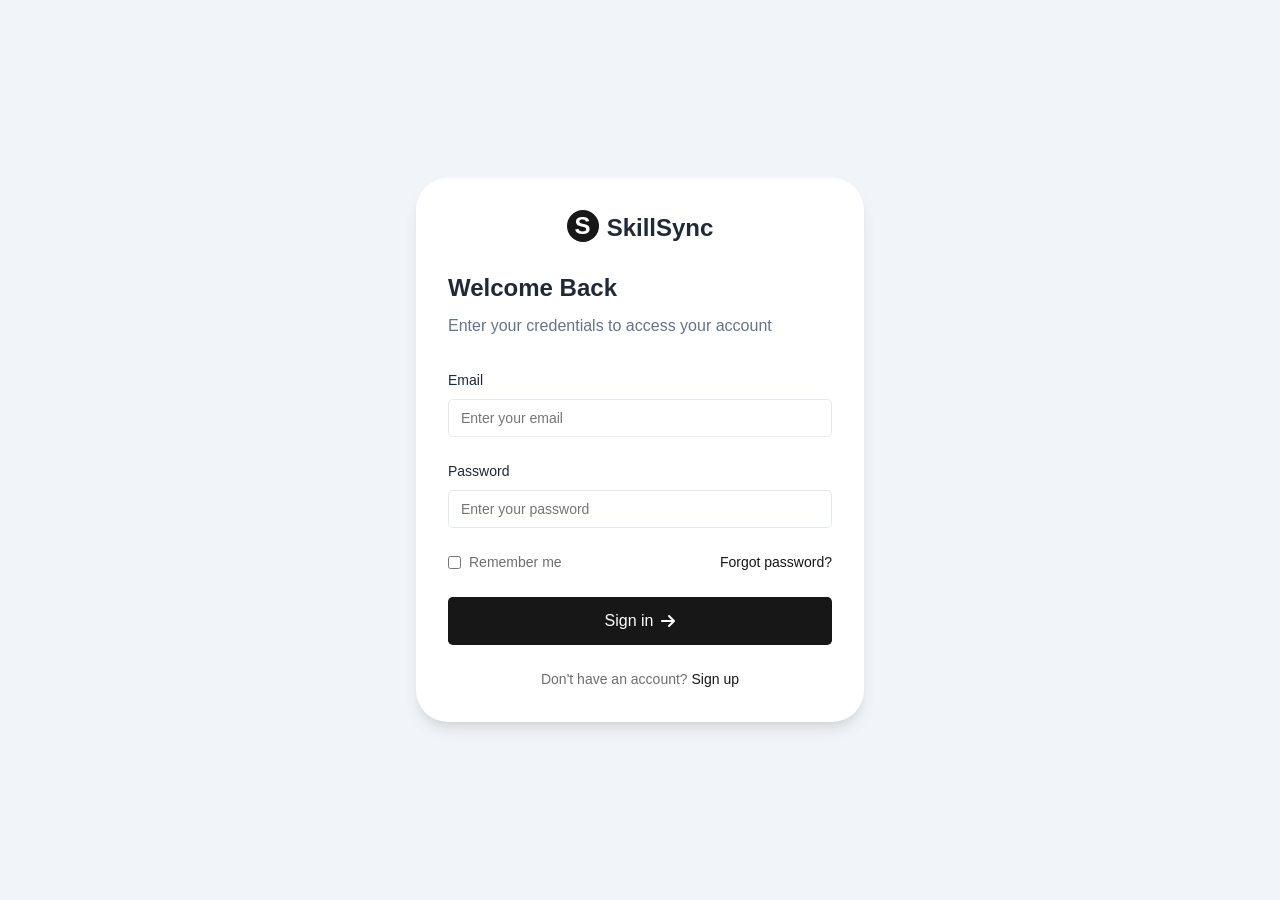
<file: login.html>
<!DOCTYPE html>
<html lang="en">
<head>
  <meta charset="UTF-8">
  <meta name="viewport" content="width=device-width, initial-scale=1.0">
  <title>SkillSync - Login</title>
  <link rel="stylesheet" href="../css/styles.css">
  <link rel="stylesheet" href="../css/auth-styles.css">
  <link rel="stylesheet" href="../css/home-styles.css">
  <link rel="stylesheet" href="https://cdnjs.cloudflare.com/ajax/libs/font-awesome/6.4.0/css/all.min.css">
</head>
<body>
  <div class="auth-container">
    <div class="auth-card">
      <div class="auth-header">
        <div class="auth-logo">
          <div class="logo">S</div>
          <span>SkillSync</span>
        </div>
        <h1 class="auth-title">Welcome Back</h1>
        <p class="auth-subtitle">Enter your credentials to access your account</p>
      </div>
      
      <form class="auth-form">
        <div class="form-group">
          <label for="email" class="form-label">Email</label>
          <input type="email" id="email" name="email" class="form-input" placeholder="Enter your email" required>
        </div>
        
        <div class="form-group">
          <label for="password" class="form-label">Password</label>
          <input type="password" id="password" name="password" class="form-input" placeholder="Enter your password" required>
        </div>
        
        <div class="form-options">
          <label class="form-checkbox">
            <input type="checkbox" id="remember" name="remember">
            <span class="checkbox-label">Remember me</span>
          </label>
          
          <a href="#" class="form-link">Forgot password?</a>
        </div>
        
        <button type="submit" class="btn primary-btn auth-btn">Sign in <i class="fa-solid fa-arrow-right"></i></button>
      </form>
      
      <div class="auth-footer">
        <p class="checkbox-label">Don't have an account? <a href="signup.html" class="auth-link">Sign up</a></p>
      </div>
    </div>
  </div>
  
  <script src="../js/auth.js"></script>
</body>
</html>
</file>
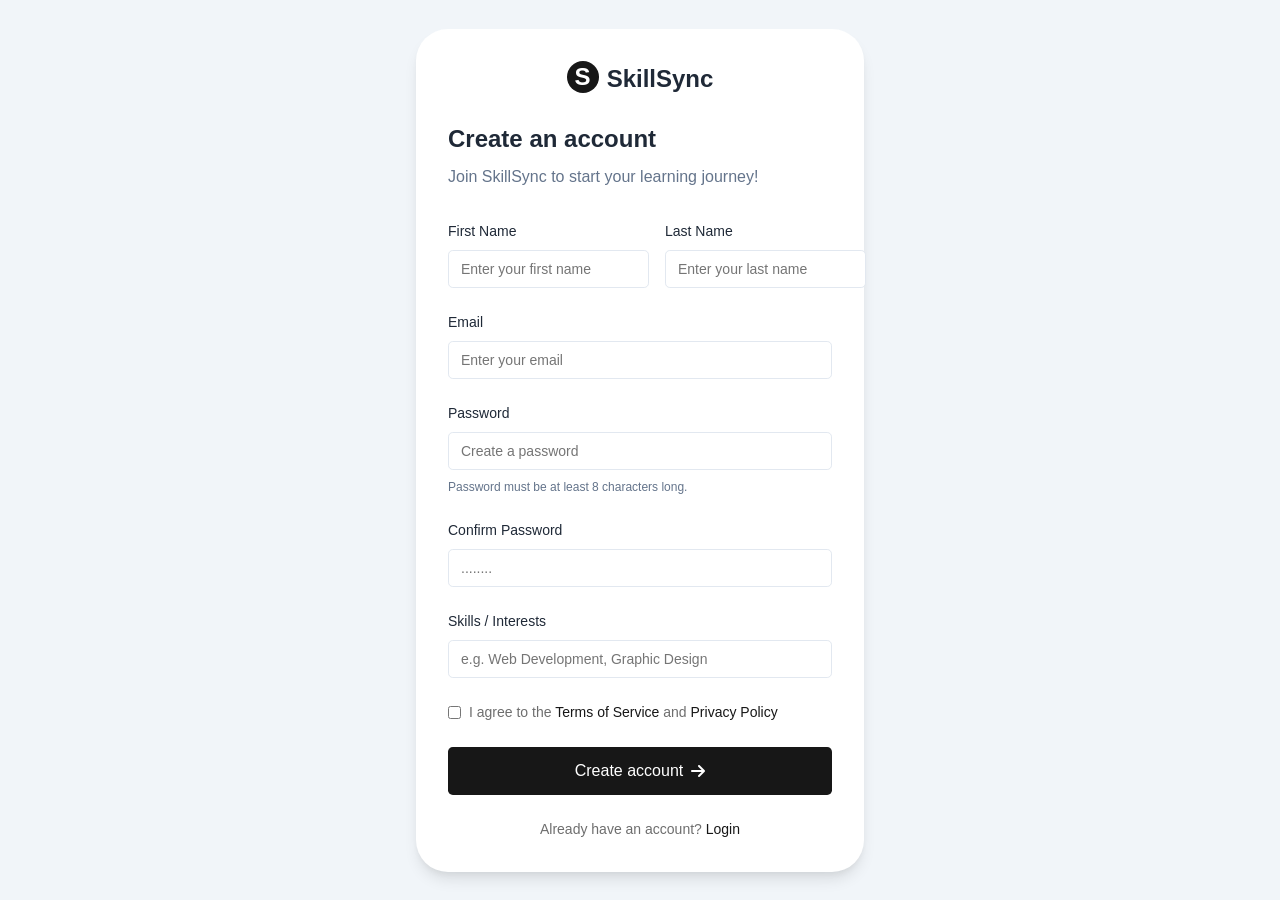
<file: signup.html>
<!DOCTYPE html>
<html lang="en">
<head>
  <meta charset="UTF-8">
  <meta name="viewport" content="width=device-width, initial-scale=1.0">
  <title>SkillSync - Sign Up</title>
  <link rel="stylesheet" href="../css/styles.css">
  <link rel="stylesheet" href="../css/auth-styles.css">
  <link rel="stylesheet" href="../css/home-styles.css">
  <link rel="stylesheet" href="https://cdnjs.cloudflare.com/ajax/libs/font-awesome/6.4.0/css/all.min.css">
</head>
<body>
  <div class="auth-container">
    <div class="auth-card">
      <div class="auth-header">
        <div class="auth-logo">
          <div class="logo">S</div>
          <span>SkillSync</span>
        </div>
        <h1 class="auth-title">Create an account</h1>
        <p class="auth-subtitle">Join SkillSync to start your learning journey!</p>
      </div>
      
      <form class="auth-form">
        <div class="form-row">
          <div class="form-group">
            <label for="first-name" class="form-label">First Name</label>
            <input type="text" id="first-name" name="firstName" class="form-input" placeholder="Enter your first name" required>
          </div>
          
          <div class="form-group">
            <label for="last-name" class="form-label">Last Name</label>
            <input type="text" id="last-name" name="lastName" class="form-input" placeholder="Enter your last name" required>
          </div>
        </div>
        
        <div class="form-group">
          <label for="email" class="form-label">Email</label>
          <input type="email" id="email" name="email" class="form-input" placeholder="Enter your email" required>
        </div>
        
        <div class="form-group">
          <label for="password" class="form-label">Password</label>
          <input type="password" id="password" name="password" class="form-input" placeholder="Create a password" required>
          <p class="form-hint">Password must be at least 8 characters long.</p>
        </div>
        
        <div class="form-group">
          <label for="confirm_password" class="form-label">Confirm Password</label>
          <input type="confirm_password" id="confirm_password" name="confirm_password" class="form-input" placeholder="........" required>
        </div>

        <div class="form-group">
          <label for="skills" class="form-label">Skills / Interests</label>
          <input type="text" id="skills" name="skills" class="form-input" placeholder="e.g. Web Development, Graphic Design">
        </div>
        
        <div class="form-options">
          <label class="form-checkbox">
            <input type="checkbox" id="terms" name="terms" required>
            <span class="checkbox-label">I agree to the <a href="#" class="form-link">Terms of Service</a> and <a href="#" class="form-link">Privacy Policy</a></span>
          </label>
        </div>
        
        <button type="submit" class="btn primary-btn auth-btn">Create account <i class="fa-solid fa-arrow-right"></i> </button>
        
      </form>
      
      <div class="auth-footer">
        <p class="checkbox-label">Already have an account? <a href="login.html" class="auth-link">Login</a></p>
      </div>
    </div>
  </div>
  
  <script src="../js/signup.js"></script>
</body>
</html>
</file>
<file: css/styles.css>
/* Base Styles and Variables */
:root {
  --background: #ffffff;
  --foreground: #0f172a;
  --card: #ffffff;
  --card-foreground: #0f172a;
  --popover: #ffffff;
  --popover-foreground: #0f172a;
  --primary: #171717;
  --primary-foreground: #ffffff;
  --secondary: #f1f5f9;
  --secondary-foreground: #0f172a;
  --muted: #f1f5f9;
  --muted-foreground: #64748b;
  --accent: #f1f5f9;
  --accent-foreground: #0f172a;
  --destructive: #ef4444;
  --destructive-foreground: #ffffff;
  --border: #e2e8f0;
  --input: #e2e8f0;
  --ring: #171717;
  --radius: 0.5rem;

  --sidebar-width: 16rem;
  --header-height: 4rem;
}

/* Dark Mode Variables */
.dark {
  --background: #0f172a;
  --foreground: #f8fafc;
  --card: #1e293b;
  --card-foreground: #f8fafc;
  --popover: #1e293b;
  --popover-foreground: #f8fafc;
  --primary: #171717;
  --primary-foreground: #ffffff;
  --secondary: #1e293b;
  --secondary-foreground: #f8fafc;
  --muted: #1e293b;
  --muted-foreground: #94a3b8;
  --accent: #1e293b;
  --accent-foreground: #f8fafc;
  --destructive: #ef4444;
  --destructive-foreground: #ffffff;
  --border: #334155;
  --input: #334155;
  --ring: #171717;
}

/* Reset and Base Styles */
* {
  margin: 0;
  padding: 0;
  box-sizing: border-box;
}

html,
body {
  height: 100%;
  font-family: -apple-system, BlinkMacSystemFont, "Segoe UI", Roboto, Oxygen, Ubuntu, Cantarell, "Open Sans",
    "Helvetica Neue", sans-serif;
  font-size: 16px;
  line-height: 1.5;
  color: var(--foreground);
  background-color: var(--background);
}

a {
  color: inherit;
  text-decoration: none;
}

button {
  cursor: pointer;
  background: none;
  border: none;
  font: inherit;
  color: inherit;
}

ul,
ol {
  list-style: none;
}

img {
  max-width: 100%;
  height: auto;
}

/* Utility Classes */
.sr-only {
  position: absolute;
  width: 1px;
  height: 1px;
  padding: 0;
  margin: -1px;
  overflow: hidden;
  clip: rect(0, 0, 0, 0);
  white-space: nowrap;
  border-width: 0;
}

/* Layout */
.app-container {
  display: flex;
  flex-direction: column;
  min-height: 100vh;
}

.main-content {
  display: flex;
  flex: 1;
}

.page-main {
  flex: 1;
  padding: 1.5rem;
  overflow-y: auto;
  max-width: 100%;
}

/* Header Styles */
.header {
  position: sticky;
  top: 0;
  z-index: 50;
  height: var(--header-height);
  background-color: var(--background);
  border-bottom: 1px solid var(--border);
  display: flex;
  align-items: center;
  padding: 0 1.5rem;
}

.header-container {
  display: flex;
  align-items: center;
  width: 100%;
  height: 100%;
}

.logo-link {
  display: flex;
  align-items: center;
  gap: 0.5rem;
  font-weight: 700;
  font-size: 1.25rem;
}

.logo {
  display: flex;
  align-items: center;
  justify-content: center;
  width: 2rem;
  height: 2rem;
  background-color: var(--primary);
  color: var(--primary-foreground);
  border-radius: var(--radius);
  font-weight: 700;
}

.logo-text {
  display: none;
}

.search-container {
  display: none;
  margin-left: 1.5rem;
  width: 100%;
  max-width: 24rem;
}

.search-form {
  position: relative;
  width: 100%;
}

.search-icon {
  position: absolute;
  left: 0.75rem;
  top: 50%;
  transform: translateY(-50%);
  color: var(--muted-foreground);
}

.search-input {
  width: 100%;
  height: 2.5rem;
  padding: 0 0.75rem 0 2.5rem;
  border-radius: var(--radius);
  border: 1px solid var(--border);
  background-color: var(--muted);
  font-size: 0.875rem;
}

.search-input:focus {
  outline: none;
  border-color: var(--ring);
  box-shadow: 0 0 0 2px rgba(59, 130, 246, 0.3);
}

.main-nav {
  display: none;
  margin-left: auto;
}

.nav-links {
  display: flex;
  gap: 0.5rem;
}

.nav-link {
  display: flex;
  align-items: center;
  gap: 0.5rem;
  padding: 0.5rem 0.75rem;
  border-radius: var(--radius);
  font-size: 0.875rem;
  font-weight: 500;
}

.nav-link:hover {
  background-color: var(--accent);
}

.nav-link.active {
  background-color: var(--accent);
  color: var(--accent-foreground);
}

.nav-icon {
  width: 1rem;
  height: 1rem;
}

.user-actions {
  display: flex;
  align-items: center;
  gap: 0.75rem;
  margin-left: auto;
}

.notification-btn {
  position: relative;
  display: flex;
  align-items: center;
  justify-content: center;
  width: 2.5rem;
  height: 2.5rem;
  border-radius: 9999px;
}

.notification-btn:hover {
  background-color: var(--accent);
}

.notification-badge {
  position: absolute;
  top: 0.25rem;
  right: 0.25rem;
  display: flex;
  align-items: center;
  justify-content: center;
  width: 1.25rem;
  height: 1.25rem;
  border-radius: 9999px;
  background-color: var(--destructive);
  color: var(--destructive-foreground);
  font-size: 0.75rem;
  font-weight: 500;
}

.avatar {
  width: 2.5rem;
  height: 2.5rem;
  border-radius: 9999px;
  overflow: hidden;
  background-color: var(--muted);
}

.avatar-image {
  width: 100%;
  height: 100%;
  object-fit: cover;
}

.dropdown {
  position: relative;
}

.dropdown-trigger {
  cursor: pointer;
}

.dropdown-menu {
  position: absolute;
  right: 0;
  top: calc(100% + 0.5rem);
  width: 12rem;
  border-radius: var(--radius);
  border: 1px solid var(--border);
  background-color: var(--card);
  box-shadow: 0 10px 15px -3px rgba(0, 0, 0, 0.1), 0 4px 6px -2px rgba(0, 0, 0, 0.05);
  z-index: 20;
  display: none;
  padding: 0.5rem;
}

.dropdown.active .dropdown-menu {
  display: block;
}

.dropdown-label {
  padding: 0.5rem;
  font-size: 0.875rem;
  font-weight: 500;
}

.dropdown-email {
  font-size: 0.75rem;
  color: var(--muted-foreground);
  margin-top: 0.25rem;
}

.dropdown-separator {
  height: 1px;
  background-color: var(--border);
  margin: 0.25rem 0;
}

.dropdown-item {
  display: flex;
  align-items: center;
  gap: 0.5rem;
  padding: 0.5rem;
  font-size: 0.875rem;
  border-radius: var(--radius);
  cursor: pointer;
}

.dropdown-item:hover {
  background-color: var(--accent);
}

.dropdown-item.active {
  background-color: var(--accent);
  font-weight: 500;
}

.dropdown-icon {
  width: 1rem;
  height: 1rem;
}

.mobile-menu-btn {
  display: flex;
  align-items: center;
  justify-content: center;
  width: 2.5rem;
  height: 2.5rem;
  margin-left: auto;
  border-radius: var(--radius);
}

.mobile-menu-btn:hover {
  background-color: var(--accent);
}

/* Sidebar Styles */
.sidebar {
  width: var(--sidebar-width);
  height: calc(100vh - var(--header-height));
  position: fixed;
  top: var(--header-height);
  left: 0;
  background-color: var(--background);
  border-right: 1px solid var(--border);
  display: flex;
  flex-direction: column;
  z-index: 40;
  transform: translateX(-100%);
  transition: transform 0.3s ease;
}

.sidebar.active {
  transform: translateX(0);
}

.sidebar-header {
  padding: 1rem;
  border-bottom: 1px solid var(--border);
}

.sidebar-logo {
  display: flex;
  align-items: center;
  gap: 0.5rem;
  font-weight: 700;
  font-size: 1.25rem;
}

.sidebar-nav {
  flex: 1;
  padding: 1rem;
  overflow-y: auto;
}

.sidebar-section {
  margin-bottom: 1.5rem;
}

.sidebar-title {
  font-size: 0.75rem;
  font-weight: 500;
  text-transform: uppercase;
  color: var(--muted-foreground);
  margin-bottom: 0.5rem;
  padding: 0 0.5rem;
}

.sidebar-items {
  display: flex;
  flex-direction: column;
  gap: 0.25rem;
}

.sidebar-item {
  display: flex;
  align-items: center;
  gap: 0.75rem;
  padding: 0.5rem;
  border-radius: var(--radius);
  font-size: 0.875rem;
}

.sidebar-item:hover {
  background-color: var(--accent);
}

.sidebar-item.active {
  background-color: var(--accent);
  font-weight: 500;
}

.sidebar-icon {
  width: 1rem;
  height: 1rem;
}

.sidebar-badge {
  margin-left: auto;
  display: flex;
  align-items: center;
  justify-content: center;
  min-width: 1.25rem;
  height: 1.25rem;
  padding: 0 0.25rem;
  border-radius: 9999px;
  background-color: var(--primary);
  color: var(--primary-foreground);
  font-size: 0.75rem;
  font-weight: 500;
}

.sidebar-footer {
  padding: 1rem;
  border-top: 1px solid var(--border);
  display: flex;
  justify-content: flex-end;
}

.sidebar-collapse-btn {
  display: flex;
  align-items: center;
  justify-content: center;
  width: 2rem;
  height: 2rem;
  border-radius: var(--radius);
}

.sidebar-collapse-btn:hover {
  background-color: var(--accent);
}

/* Dashboard Styles */
.dashboard-header {
  margin-bottom: 2rem;
}

.dashboard-title {
  font-size: 2rem;
  font-weight: 700;
  line-height: 1.2;
  margin-bottom: 0.5rem;
}

.dashboard-subtitle {
  color: var(--muted-foreground);
}

.dashboard-overview {
  display: grid;
  grid-template-columns: repeat(1, 1fr);
  gap: 1rem;
  margin-bottom: 2rem;
}

.overview-card {
  display: flex;
  align-items: center;
  gap: 1rem;
  padding: 1.5rem;
  border-radius: var(--radius);
  background-color: var(--card);
  border: 1px solid var(--border);
}

.overview-icon {
  display: flex;
  align-items: center;
  justify-content: center;
  width: 3rem;
  height: 3rem;
  border-radius: var(--radius);
  background-color: var(--primary);
  color: var(--primary-foreground);
  font-size: 1.25rem;
}

.overview-title {
  font-size: 0.875rem;
  color: var(--muted-foreground);
  margin-bottom: 0.25rem;
}

.overview-value {
  font-size: 1.5rem;
  font-weight: 700;
}

.dashboard-grid {
  display: grid;
  grid-template-columns: 1fr;
  gap: 1.5rem;
}

.dashboard-section {
  border-radius: var(--radius);
  background-color: var(--card);
  border: 1px solid var(--border);
  overflow: hidden;
}

.section-header {
  display: flex;
  align-items: center;
  justify-content: space-between;
  padding: 1rem 1.5rem;
  border-bottom: 1px solid var(--border);
}

.section-title {
  font-size: 1.125rem;
  font-weight: 600;
}

.view-all-link {
  font-size: 0.875rem;
  color: var(--primary);
}

.view-all-link:hover {
  text-decoration: underline;
}

/* Course Cards */
.course-cards {
  display: grid;
  grid-template-columns: repeat(1, 1fr);
  gap: 1rem;
  padding: 1.5rem;
}

.course-card {
  border-radius: var(--radius);
  border: 1px solid var(--border);
  background-color: var(--background);
  overflow: hidden;
}

.course-image {
  position: relative;
  height: 10rem;
}

.course-image img {
  width: 100%;
  height: 100%;
  object-fit: cover;
}

.course-progress {
  position: absolute;
  bottom: 0;
  left: 0;
  right: 0;
  display: flex;
  align-items: center;
  gap: 0.5rem;
  padding: 0.5rem;
  background-color: rgba(0, 0, 0, 0.7);
  color: white;
}

.progress-bar {
  flex: 1;
  height: 0.5rem;
  background-color: rgba(255, 255, 255, 0.2);
  border-radius: 9999px;
  overflow: hidden;
}

.progress-fill {
  height: 100%;
  background-color: var(--primary);
}

.progress-text {
  font-size: 0.75rem;
  font-weight: 500;
}

.course-info {
  padding: 1rem;
}

.course-title {
  font-size: 1rem;
  font-weight: 500;
  margin-bottom: 0.25rem;
}

.course-instructor {
  font-size: 0.875rem;
  color: var(--muted-foreground);
  margin-bottom: 0.75rem;
}

.course-meta {
  display: flex;
  justify-content: space-between;
  font-size: 0.75rem;
  margin-bottom: 1rem;
}

.course-lessons,
.course-time,
.course-rating,
.course-students {
  display: flex;
  align-items: center;
  gap: 0.25rem;
}

.course-continue-btn,
.course-enroll-btn {
  display: block;
  width: 100%;
  padding: 0.5rem;
  border-radius: var(--radius);
  background-color: var(--primary);
  color: var(--primary-foreground);
  font-size: 0.875rem;
  font-weight: 500;
  text-align: center;
}

/* Learning Path */
.path-card {
  padding: 1.5rem;
}

.path-header {
  margin-bottom: 1.5rem;
}

.path-title {
  font-size: 1.125rem;
  font-weight: 600;
  margin-bottom: 0.75rem;
}

.path-milestones {
  display: flex;
  flex-direction: column;
  gap: 1.5rem;
}

.milestone {
  display: flex;
  gap: 1rem;
}

.milestone-icon {
  display: flex;
  align-items: center;
  justify-content: center;
  width: 2rem;
  height: 2rem;
  border-radius: 9999px;
  background-color: var(--muted);
  color: var(--muted-foreground);
  flex-shrink: 0;
}

.milestone.completed .milestone-icon {
  background-color: #10b981;
  color: white;
}

.milestone.current .milestone-icon {
  background-color: var(--primary);
  color: var(--primary-foreground);
}

.milestone-title {
  font-size: 1rem;
  font-weight: 500;
  margin-bottom: 0.25rem;
}

.milestone-description {
  font-size: 0.875rem;
  color: var(--muted-foreground);
}

/* Events */
.events-list {
  padding: 1.5rem;
  display: flex;
  flex-direction: column;
  gap: 1rem;
}

.event-card {
  display: flex;
  gap: 1rem;
  padding: 1rem;
  border-radius: var(--radius);
  border: 1px solid var(--border);
  background-color: var(--background);
}

.event-date {
  display: flex;
  flex-direction: column;
  align-items: center;
  justify-content: center;
  width: 3.5rem;
  height: 3.5rem;
  border-radius: var(--radius);
  background-color: var(--primary);
  color: var(--primary-foreground);
  text-align: center;
  flex-shrink: 0;
}

.date-day {
  font-size: 1.25rem;
  font-weight: 700;
  line-height: 1;
}

.date-month {
  font-size: 0.75rem;
  text-transform: uppercase;
}

.event-details {
  flex: 1;
}

.event-title {
  font-size: 1rem;
  font-weight: 500;
  margin-bottom: 0.25rem;
}

.event-time {
  display: flex;
  align-items: center;
  gap: 0.25rem;
  font-size: 0.875rem;
  color: var(--muted-foreground);
  margin-bottom: 0.75rem;
}

.event-actions {
  display: flex;
  gap: 0.5rem;
}

.event-btn {
  display: flex;
  align-items: center;
  gap: 0.25rem;
  padding: 0.375rem 0.75rem;
  border-radius: var(--radius);
  background-color: var(--primary);
  color: var(--primary-foreground);
  font-size: 0.75rem;
  font-weight: 500;
}

.event-btn.outline {
  background-color: transparent;
  color: var(--foreground);
  border: 1px solid var(--border);
}

/* Community Activity */
.activity-list {
  padding: 1.5rem;
  display: flex;
  flex-direction: column;
  gap: 1rem;
}

.activity-card {
  display: flex;
  gap: 1rem;
  padding: 1rem;
  border-radius: var(--radius);
  border: 1px solid var(--border);
  background-color: var(--background);
}

.activity-avatar {
  width: 2.5rem;
  height: 2.5rem;
  border-radius: 9999px;
  overflow: hidden;
  flex-shrink: 0;
}

.activity-avatar img {
  width: 100%;
  height: 100%;
  object-fit: cover;
}

.activity-content {
  flex: 1;
}

.activity-header {
  display: flex;
  justify-content: space-between;
  margin-bottom: 0.25rem;
}

.activity-user {
  font-size: 0.875rem;
  font-weight: 500;
}

.activity-time {
  font-size: 0.75rem;
  color: var(--muted-foreground);
}

.activity-text {
  font-size: 0.875rem;
  margin-bottom: 0.5rem;
}

.activity-community {
  display: flex;
  align-items: center;
  gap: 0.25rem;
  font-size: 0.75rem;
  color: var(--muted-foreground);
}

/* Responsive Styles */
@media (min-width: 640px) {
  .logo-text {
    display: block;
  }

  .search-container {
    display: block;
  }

  .dashboard-overview {
    grid-template-columns: repeat(2, 1fr);
  }

  .course-cards {
    grid-template-columns: repeat(2, 1fr);
  }
}

@media (min-width: 768px) {
  .main-nav {
    display: block;
  }

  .mobile-menu-btn {
    display: none;
  }

  .sidebar {
    transform: translateX(0);
  }

  .page-main {
    margin-left: var(--sidebar-width);
  }

  .dashboard-overview {
    grid-template-columns: repeat(4, 1fr);
  }

  .dashboard-grid {
    grid-template-columns: repeat(2, 1fr);
  }

  .continue-learning,
  .community-activity {
    grid-column: span 2;
  }
}

@media (min-width: 1024px) {
  .course-cards {
    grid-template-columns: repeat(2, 1fr);
  }
}

/* Collapsed Sidebar */
.sidebar-collapsed {
  width: 4.5rem;
}

.sidebar-collapsed .logo-text,
.sidebar-collapsed .sidebar-title,
.sidebar-collapsed .sidebar-item span {
  display: none;
}

.sidebar-collapsed .sidebar-item {
  justify-content: center;
}

.sidebar-collapsed .sidebar-badge {
  position: absolute;
  top: 0;
  right: 0;
}

.sidebar-collapsed + .page-main {
  margin-left: 4.5rem;
}

.sidebar-collapsed .sidebar-collapse-btn i {
  transform: rotate(180deg);
}
</file>
<file: css/auth-styles.css>
/* Auth Pages Styles */
.auth-container {
  display: flex;
  align-items: center;
  justify-content: center;
  min-height: 100vh;
  padding: 1.5rem;
  background-color: var(--muted);
}

.auth-card {
  width: 100%;
  max-width: 28rem;
  border-radius: 2rem;
  background-color: var(--card);
  box-shadow: 0 10px 15px -3px rgba(0, 0, 0, 0.1), 0 4px 6px -2px rgba(0, 0, 0, 0.05);
  padding: 2rem;
}

.auth-header {
  display: flex;
  flex-direction: column;
  text-align: center;
  margin-bottom: 2rem;
}

.auth-logo {
  display: flex;
  align-items: left;
  align-self: center;
  gap: 0.5rem;
  font-weight: 700;
  font-size: 1.5rem;
  margin-bottom: 1.5rem;
}

.auth-title {
  font-size: 1.5rem;
  font-weight: 700;
  margin-bottom: 0.5rem;
  text-align: left;
}

.auth-subtitle {
  color: var(--muted-foreground);
  text-align: left;
}

.auth-form {
  display: flex;
  flex-direction: column;
  gap: 1.5rem;
}

.auth-link{
  color:#171717;
}
.form-row {
  display: flex;
  flex-direction: column;
  gap: 1rem;
}

.checkbox-label{
  color: #6e6e6e;
}

@media (min-width: 640px) {
  .form-row {
    flex-direction: row;
  }

  .form-row .form-group {
    flex: 1;
  }
}

.form-group {
  display: flex;
  flex-direction: column;
  gap: 0.5rem;
}

.form-label {
  font-size: 0.875rem;
  font-weight: 500;
}

.form-input {
  padding: 0.625rem 0.75rem;
  border-radius: var(--radius);
  border: 1px solid var(--border);
  background-color: var(--background);
  font-size: 0.875rem;
}

.form-input:focus {
  outline: none;
  border-color: var(--ring);
  box-shadow: 0 0 0 2px rgba(0, 0, 0, 0.1);
}

.form-hint {
  font-size: 0.75rem;
  color: var(--muted-foreground);
}

.form-options {
  display: flex;
  justify-content: space-between;
  align-items: center;
  flex-wrap: wrap;
  gap: 0.5rem;
}

.form-checkbox {
  display: flex;
  align-items: center;
  gap: 0.5rem;
  font-size: 0.875rem;
}

.form-link {
  font-size: 0.875rem;
  color: var(--primary-color);
  text-decoration: none;
}

.form-link:hover {
  text-decoration: underline;
}

.auth-btn {
  width: 100%;
  justify-content: center;
}

.auth-divider {
  position: relative;
  display: flex;
  align-items: center;
  margin: 1rem 0;
}

.auth-divider::before,
.auth-divider::after {
  content: "";
  flex: 1;
  height: 1px;
  background-color: var(--border);
}

.auth-divider span {
  padding: 0 1rem;
  font-size: 0.875rem;
  color: var(--muted-foreground);
}

.auth-footer {
  margin-top: 1.5rem;
  text-align: center;
  font-size: 0.875rem;
}

.auth-link {
  color: var(--primary);
  font-weight: 500;
  text-decoration: none;
}

.auth-link:hover {
  text-decoration: underline;
}

.auth-error {
  padding: 0.75rem;
  border-radius: var(--radius);
  background-color: rgba(239, 68, 68, 0.1);
  color: var(--destructive);
  font-size: 0.875rem;
  margin-bottom: 1rem;
}
</file>
<file: css/home-styles.css>
/* Base Styles */
:root {
  --primary-color: #171717;
  --primary-hover: #6e6e6e;
  --secondary-color: #f3f4f6;
  --text-color: #1f2937;
  --text-muted: #6b7280;
  --background-color: #ffffff;
  --border-color: #e5e7eb;
  --shadow-sm: 0 1px 2px 0 rgba(0, 0, 0, 0.05);
  --shadow: 0 4px 6px -1px rgba(0, 0, 0, 0.1), 0 2px 4px -1px rgba(0, 0, 0, 0.06);
  --shadow-lg: 0 10px 15px -3px rgba(0, 0, 0, 0.1), 0 4px 6px -2px rgba(0, 0, 0, 0.05);
  --radius: 0.3rem;
}

html{
  scroll-behavior: smooth;
}
* {
  margin: 0;
  padding: 0;
  box-sizing: border-box;
}

body {
  font-family: -apple-system, BlinkMacSystemFont, "Segoe UI", Roboto, Helvetica, Arial, sans-serif;
  color: var(--text-color);
  line-height: 1.5;
  background-color: var(--background-color);
}

.landing-container {
  display: flex;
  flex-direction: column;
  min-height: 100vh;
}

.container {
  width: 100%;
  max-width: 71%;
  margin: 0 auto;
  padding: 0;
}

a {
  text-decoration: none;
  color: inherit;
}

ul {
  list-style: none;
}

img {
  max-width: 100%;
  height: auto;
}

.sr-only {
  position: absolute;
  width: 1px;
  height: 1px;
  padding: 0;
  margin: -1px;
  overflow: hidden;
  clip: rect(0, 0, 0, 0);
  white-space: nowrap;
  border-width: 0;
}

/* Header Styles */
.landing-header {
  border-bottom: 1px solid var(--border-color);
  background-color: var(--background-color);
  position: sticky;
  z-index: 100;
}

.landing-header .container {
  display: flex;
  align-items: center;
  justify-content: space-between;
  height: 4rem;
}

.logo-link {
  display: flex;
  align-items: center;
  gap: 0.5rem;
  margin-left: 1.2px;
  font-weight: 700;
  font-size: 1.25rem;
}

.logo {
  width: 2rem;
  height: 2rem;
  background-color: var(--primary-color);
  color: white;
  border-radius: 50%;
  display: flex;
  align-items: center;
  justify-content: center;
}

.landing-nav {
  display: none;
}

.landing-nav.active {
  display: flex;
  flex-direction: column;
  position: absolute;
  top: 4rem;
  left: 0;
  right: 0;
  background-color: var(--background-color);
  padding: 1rem;
  border-bottom: 1px solid var(--border-color);
  z-index: 100;
}

.nav-link {
  font-size: 0.875rem;
  font-weight: 500;
  padding: 0.5rem 0;
}

.nav-link:hover {
  text-decoration: underline;
  text-underline-offset: 4px;
}

.auth-links {
  display: none;
}

.auth-links.active {
  display: flex;
  flex-direction: column;
  gap: 0.5rem;
  position: absolute;
  top: 8rem;
  left: 0;
  right: 0;
  background-color: var(--background-color);
  padding: 1rem;
  border-bottom: 1px solid var(--border-color);
  z-index: 100;
}

.login-link {
  font-size: 0.875rem;
  font-weight: 500;
}

.login-link:hover {
  text-decoration: underline;
  text-underline-offset: 4px;
}

.signup-btn {
  display: inline-block;
  background-color: var(--primary-color);
  color: white;
  font-size: 0.875rem;
  font-weight: 500;
  padding: 0.6rem 1rem;
  border-radius: var(--radius);
  transition: background-color 0.2s;
}

.signup-btn:hover {
  background-color: var(--primary-hover);
}

.mobile-menu-btn {
  display: block;
  background: none;
  border: none;
  font-size: 1.25rem;
  color: var(--text-color);
  cursor: pointer;
}

/* Hero Section */
.hero-section {
  padding: 3rem 0;
}

.hero-content {
  display: flex;
  flex-direction: column;
  gap: 2rem;
}

.hero-text {
  display: flex;
  flex-direction: column;
  gap: 1rem;
}

.hero-title {
  font-size: 2rem;
  font-weight: 700;
  line-height: 1.2;
}

.hero-description {
  color: var(--text-muted);
  max-width: 600px;
}

.hero-buttons {
  display: flex;
  flex-direction: column;
  gap: 0.5rem;
  margin-top: 1rem;
}

.primary-btn {
  display: inline-flex;
  align-items: center;
  justify-content: center;
  gap: 0.5rem;
  background-color: var(--primary-color);
  color: white;
  font-weight: 500;
  padding: 0.75rem 1.5rem;
  border-radius: var(--radius);
  transition: background-color 0.2s;
}

.primary-btn:hover {
  background-color: var(--primary-hover);
}

.secondary-btn {
  display: inline-flex;
  align-items: center;
  justify-content: center;
  background-color: var(--secondary-color);
  color: var(--text-color);
  font-weight: 500;
  padding: 0.75rem 1.5rem;
  border-radius: var(--radius);
  border: 1px solid var(--border-color);
  transition: background-color 0.2s;
}

.secondary-btn:hover {
  background-color: #e5e7eb;
}

.hero-image {
  order: -1;
  margin: 0 auto;
  max-width: 400px;
}

.hero-image img {
  border-radius: var(--radius);
  object-fit: cover;
}

/* Features Section */
.features-section {
  padding: 5rem 0 10rem 0;
  background-color: var(--secondary-color);
}

.section-header {
  text-align: center;
  margin-bottom: 3rem;
}

.feature-badge {
  display: inline-block;
  background-color: var(--primary-color);
  color: white;
  font-size: 0.875rem;
  font-weight: 500;
  padding: 0.25rem 0.75rem;
  border-radius: var(--radius);
  margin-bottom: 0.5rem;
}

.section-title {
  font-size: 1.875rem;
  font-weight: 700;
  margin-bottom: 0.5rem;
}

.section-description {
  color: var(--text-muted);
  max-width: 900px;
  margin: 0 auto;
}

.features-grid {
  display: grid;
  grid-template-columns: 1fr;
  gap: 1.5rem;
}

.feature-card {
  transition: transform 0.2s ease, box-shadow 0.2s ease;
  background-color: var(--background-color);
  border-radius: var(--radius);
  padding: 1.5rem;
  box-shadow: var(--shadow);
}

.feature-icon {
  width: 3rem;
  height: 3rem;
  background-color: rgba(59, 130, 246, 0.1);
  color: var(--primary-color);
  border-radius: var(--radius);
  display: flex;
  align-items: center;
  justify-content: center;
  font-size: 1.5rem;
  margin-bottom: 1rem;
}

.feature-title {
  font-size: 1.25rem;
  font-weight: 600;
  margin-bottom: 0.5rem;
}

.feature-description {
  color: var(--text-muted);
  margin-bottom: 1rem;
}

.feature-list {
  margin-bottom: 1.5rem;
}

.feature-list li {
  display: flex;
  align-items: center;
  gap: 0.5rem;
  margin-bottom: 0.5rem;
}

.feature-list li::before {
  content: "";
  display: block;
  width: 0.375rem;
  height: 0.375rem;
  background-color: var(--primary-color);
  border-radius: 50%;
}

.feature-link {
  display: inline-block;
  color: var(--text-color);
  font-weight: 500;
  padding: 0.5rem 1rem;
  border-radius: var(--radius);
  border: 1px solid var(--border-color);
  transition: background-color 0.2s;
}

.feature-card:hover {
  transform: translateY(-4px);
  box-shadow: 0 8px 16px rgba(0, 0, 0, 0.1);
}

.feature-link:hover {
  background-color: var(--secondary-color);
}

/* Courses Section */
.courses-section {
  padding: 3rem 0;
}

.courses-grid {
  display: grid;
  grid-template-columns: 1fr;
  gap: 1.5rem;
  margin-bottom: 2rem;
}

.course-card {
  border: 1px solid var(--border-color);
  border-radius: var(--radius);
  overflow: hidden;
  box-shadow: var(--shadow-sm);
  transition: transform 0.3s ease, box-shadow 0.3s ease;
}

.course-card:hover {
  transform: translateY(-2px);
  box-shadow: var(--shadow-lg);
}

.course-image img {
  width: 100%;
  aspect-ratio: 2 / 1;
  object-fit: cover;
}

.course-content {
  padding: 1rem;
}

.course-title {
  font-size: 1.125rem;
  font-weight: 600;
  margin-bottom: 0.5rem;
}

.course-description {
  color: var(--text-muted);
  font-size: 0.875rem;
  margin-bottom: 1rem;
}

.course-meta {
  display: flex;
  justify-content: space-between;
  font-size: 0.875rem;
  margin-bottom: 1rem;
}

.meta-label {
  font-weight: 500;
}

.meta-value {
  color: var(--text-muted);
  margin-left: 0.25rem;
}

.enroll-btn {
  display: block;
  width: 100%;
  background-color: var(--button-color);
  color: white;
  text-align: center;
  font-weight: 500;
  padding: 0.5rem 0;
  border-radius: var(--radius);
  transition: background-color 0.2s;
}

.enroll-btn:hover {
  background-color: var(--button-hover);
}

.view-all-container {
  text-align: center;
}

.view-all-btn {
  display: inline-block;
  background-color: var(--secondary-color);
  color: var(--text-color);
  font-weight: 500;
  padding: 0.75rem 1.5rem;
  border-radius: var(--radius);
  border: 1px solid var(--border-color);
  transition: background-color 0.2s;
}

.view-all-btn:hover {
  background-color: #e5e7eb;
}

/* Projects Section */
.projects-section {
  padding: 3rem 0;
  background-color: var(--secondary-color);
}

.projects-grid {
  display: grid;
  grid-template-columns: repeat(3, 1fr);
  gap: 1.5rem;
  margin-bottom: 2rem;
}

.project-card {
  background-color: var(--background-color);
  border-radius: var(--radius);
  box-shadow: var(--shadow);
  padding: 1.5rem;
  transition: transform 0.3s ease, box-shadow 0.3s ease;
}

.project-card:hover {
  transform: translateY(-5px);
  box-shadow: var(--shadow-lg);
}

.project-header {
  display: flex;
  justify-content: space-between;
  margin-bottom: 0.75rem;
}

.project-type {
  font-size: 0.875rem;
  color: var(--text-muted);
  font-weight: 500;
}

.project-status {
  font-size: 0.75rem;
  font-weight: 600;
  padding: 0.25rem 0.5rem;
  border-radius: 0.75rem;
}

.project-status.open {
  background-color: #dcfce7;
  color: #166534;
}

.project-title {
  font-size: 1.125rem;
  font-weight: 600;
  margin-bottom: 0.5rem;
  color: var(--text-color);
}

.project-description {
  font-size: 0.875rem;
  color: var(--text-muted);
  margin-bottom: 1rem;
  line-height: 1.5;
}

.project-tech {
  display: flex;
  flex-wrap: wrap;
  gap: 0.5rem;
  margin-bottom: 1rem;
}

.tech-tag {
  font-size: 0.75rem;
  background-color: var(--secondary-color);
  color: var(--text-color);
  padding: 0.25rem 0.5rem;
  border-radius: 0.25rem;
  font-weight: 500;
}

.project-meta {
  display: flex;
  justify-content: space-between;
  align-items: center;
  margin-bottom: 1rem;
}

.project-contributors {
  display: flex;
  align-items: center;
}

.contributor-avatar {
  width: 1.5rem;
  height: 1.5rem;
  border-radius: 50%;
  border: 2px solid var(--background-color);
  margin-right: -0.5rem;
}

.contributor-count {
  font-size: 0.75rem;
  color: var(--text-muted);
  margin-left: 0.5rem;
}

.project-difficulty {
  font-size: 0.75rem;
  color: var(--text-muted);
}

.view-project-btn {
  display: block;
  width: 100%;
  padding: 0.625rem;
  background-color: var(--button-color);
  color: white;
  border: none;
  border-radius: var(--radius);
  font-weight: 500;
  text-align: center;
  transition: background-color 0.3s ease;
}

.view-project-btn:hover {
  background-color: var(--button-hover);
}

/* Communities Section */
.communities-section {
  padding: 3rem 0;
}

.communities-grid {
  display: grid;
  grid-template-columns: repeat(3, 1fr);
  gap: 1.5rem;
  margin-bottom: 2rem;
}

.community-card {
  background-color: var(--background-color);
  border-radius: var(--radius);
  box-shadow: var(--shadow);
  overflow: hidden;
  transition: transform 0.3s ease, box-shadow 0.3s ease;
}

.community-card:hover {
  transform: translateY(-5px);
  box-shadow: var(--shadow-lg);
}

.community-image {
  height: 10rem;
  overflow: hidden;
}

.community-image img {
  width: 100%;
  height: 100%;
  object-fit: cover;
  transition: transform 0.3s ease;
}

.community-card:hover .community-image img {
  transform: scale(1.05);
}

.community-content {
  padding: 1.25rem;
}

.community-title {
  font-size: 1.125rem;
  font-weight: 600;
  margin-bottom: 0.5rem;
  color: var(--text-color);
}

.community-description {
  font-size: 0.875rem;
  color: var(--text-muted);
  margin-bottom: 1rem;
  line-height: 1.5;
}

.community-meta {
  display: flex;
  justify-content: space-between;
  margin-bottom: 1rem;
}

.community-members,
.community-activity {
  display: flex;
  align-items: center;
  font-size: 0.8125rem;
  color: var(--text-muted);
}

.community-members i,
.community-activity i {
  margin-right: 0.375rem;
  color: var(--button-color);
}

.join-community-btn {
  display: block;
  width: 100%;
  padding: 0.625rem;
  background-color: var(--button-color);
  color: white;
  border: none;
  border-radius: var(--radius);
  font-weight: 500;
  text-align: center;
  transition: background-color 0.3s ease;
}

.join-community-btn:hover {
  background-color: var(--button-hover);
}

/* About Section */
.about-section {
  padding: 3rem 0;
  background-color: var(--secondary-color);
}

.about-content {
  display: grid;
  grid-template-columns: 1fr 1fr;
  gap: 2.5rem;
  margin-top: 2.5rem;
  align-items: center;
}

.about-image img {
  width: 100%;
  border-radius: var(--radius);
  box-shadow: var(--shadow);
}

.about-subtitle {
  font-size: 1.5rem;
  font-weight: 600;
  margin-bottom: 1rem;
  color: var(--text-color);
}

.about-text p {
  font-size: 1rem;
  color: var(--text-muted);
  line-height: 1.6;
  margin-bottom: 1.5rem;
}

.values-list {
  list-style: none;
  padding: 0;
  margin-bottom: 1.5rem;
}

.values-list li {
  display: flex;
  margin-bottom: 1rem;
}

.values-list i {
  color: var(--button-color);
  margin-right: 0.75rem;
  margin-top: 0.25rem;
}

.values-list h4 {
  font-size: 1rem;
  font-weight: 600;
  margin-bottom: 0.25rem;
  color: var(--text-color);
}

.values-list p {
  font-size: 0.875rem;
  color: var(--text-muted);
  margin-bottom: 0;
}

.learn-more-btn {
  display: inline-block;
  padding: 0.625rem 1.25rem;
  background-color: var(--button-color);
  color: white;
  border: none;
  border-radius: var(--radius);
  font-weight: 500;
  transition: background-color 0.3s ease;
}

.learn-more-btn:hover {
  background-color: var(--button-hover);
}


/* CTA Section */
.cta-section {
  padding: 3rem 0;
  background-color: var(--primary-color);
  color: white;
  text-align: center;
}

.cta-title {
  font-size: 1.875rem;
  font-weight: 700;
  margin-bottom: 0.5rem;
}

.cta-description {
  max-width: 600px;
  margin: 0 auto 1.5rem;
}

.cta-buttons {
  display: flex;
  flex-direction: column;
  gap: 0.5rem;
  justify-content: center;
  align-items: center;
}

.cta-primary-btn {
  display: inline-flex;
  align-items: center;
  justify-content: center;
  gap: 0.5rem;
  background-color: white;
  color: var(--primary-color);
  font-weight: 500;
  padding: 0.75rem 1.5rem;
  border-radius: var(--radius);
  transition: background-color 0.2s;
}

.cta-primary-btn:hover {
  background-color: #f3f4f6;
}

.cta-secondary-btn {
  display: inline-flex;
  align-items: center;
  justify-content: center;
  background-color: transparent;
  color: white;
  font-weight: 500;
  padding: 0.75rem 1.5rem;
  border-radius: var(--radius);
  border: 1px solid rgba(255, 255, 255, 0.5);
  transition: background-color 0.2s;
}

.cta-secondary-btn:hover {
  background-color: rgba(255, 255, 255, 0.1);
}

/* Footer */
.landing-footer {
  background-color: var(--secondary-color);
  border-top: 1px solid var(--border-color);
  padding: 3rem 0 1.5rem;
}

.footer-content {
  display: flex;
  flex-direction: column;
  gap: 2rem;
  margin-bottom: 2rem;
}

.footer-brand {
  max-width: 300px;
}

.footer-description {
  color: var(--text-muted);
  font-size: 0.875rem;
  margin-top: 0.75rem;
}

.footer-links {
  display: grid;
  grid-template-columns: repeat(2, 1fr);
  gap: 2rem;
}

.footer-heading {
  font-size: 1rem;
  font-weight: 600;
  margin-bottom: 1rem;
}

.footer-menu li {
  margin-bottom: 0.5rem;
}

.footer-menu a {
  color: var(--text-muted);
  font-size: 0.875rem;
  transition: color 0.2s;
}

.footer-menu a:hover {
  color: var(--text-color);
  text-decoration: underline;
}

.footer-bottom {
  display: flex;
  flex-direction: column;
  gap: 1rem;
  align-items: center;
  padding-top: 1.5rem;
  border-top: 1px solid var(--border-color);
}

.copyright {
  color: var(--text-muted);
  font-size: 0.75rem;
}

.social-links {
  display: flex;
  gap: 1rem;
}

.social-link {
  color: var(--text-muted);
  font-size: 1.25rem;
  transition: color 0.2s;
}

.social-link:hover {
  color: var(--text-color);
}

/* Media Queries */
@media (min-width: 640px) {
  .hero-title {
    font-size: 2.5rem;
  }

  .hero-buttons {
    flex-direction: row;
  }

  .courses-grid {
    grid-template-columns: repeat(2, 1fr);
  }

  .cta-buttons {
    flex-direction: row;
  }
}

@media (min-width: 768px) {
  .landing-nav {
    display: flex;
    gap: 1.5rem;
  }

  .auth-links {
    display: flex;
    align-items: center;
    gap: 1rem;
  }

  .mobile-menu-btn {
    display: none;
  }

  .hero-content {
    flex-direction: row;
    align-items: center;
  }

  .hero-image {
    order: 2;
    max-width: none;
  }

  .features-grid {
    grid-template-columns: repeat(3, 1fr);
  }

  .footer-content {
    flex-direction: row;
  }

  .footer-brand {
    flex: 1;
  }

  .footer-links {
    flex: 2;
    grid-template-columns: repeat(4, 1fr);
  }

  .footer-bottom {
    flex-direction: row;
    justify-content: space-between;
  }
}

@media (min-width: 1024px) {
  .hero-section {
    padding: 12rem 0;
  }

  .hero-title {
    font-size: 3rem;
  }
  
  .courses-grid {
    grid-template-columns: repeat(3, 1fr);
  }
}
</file>
